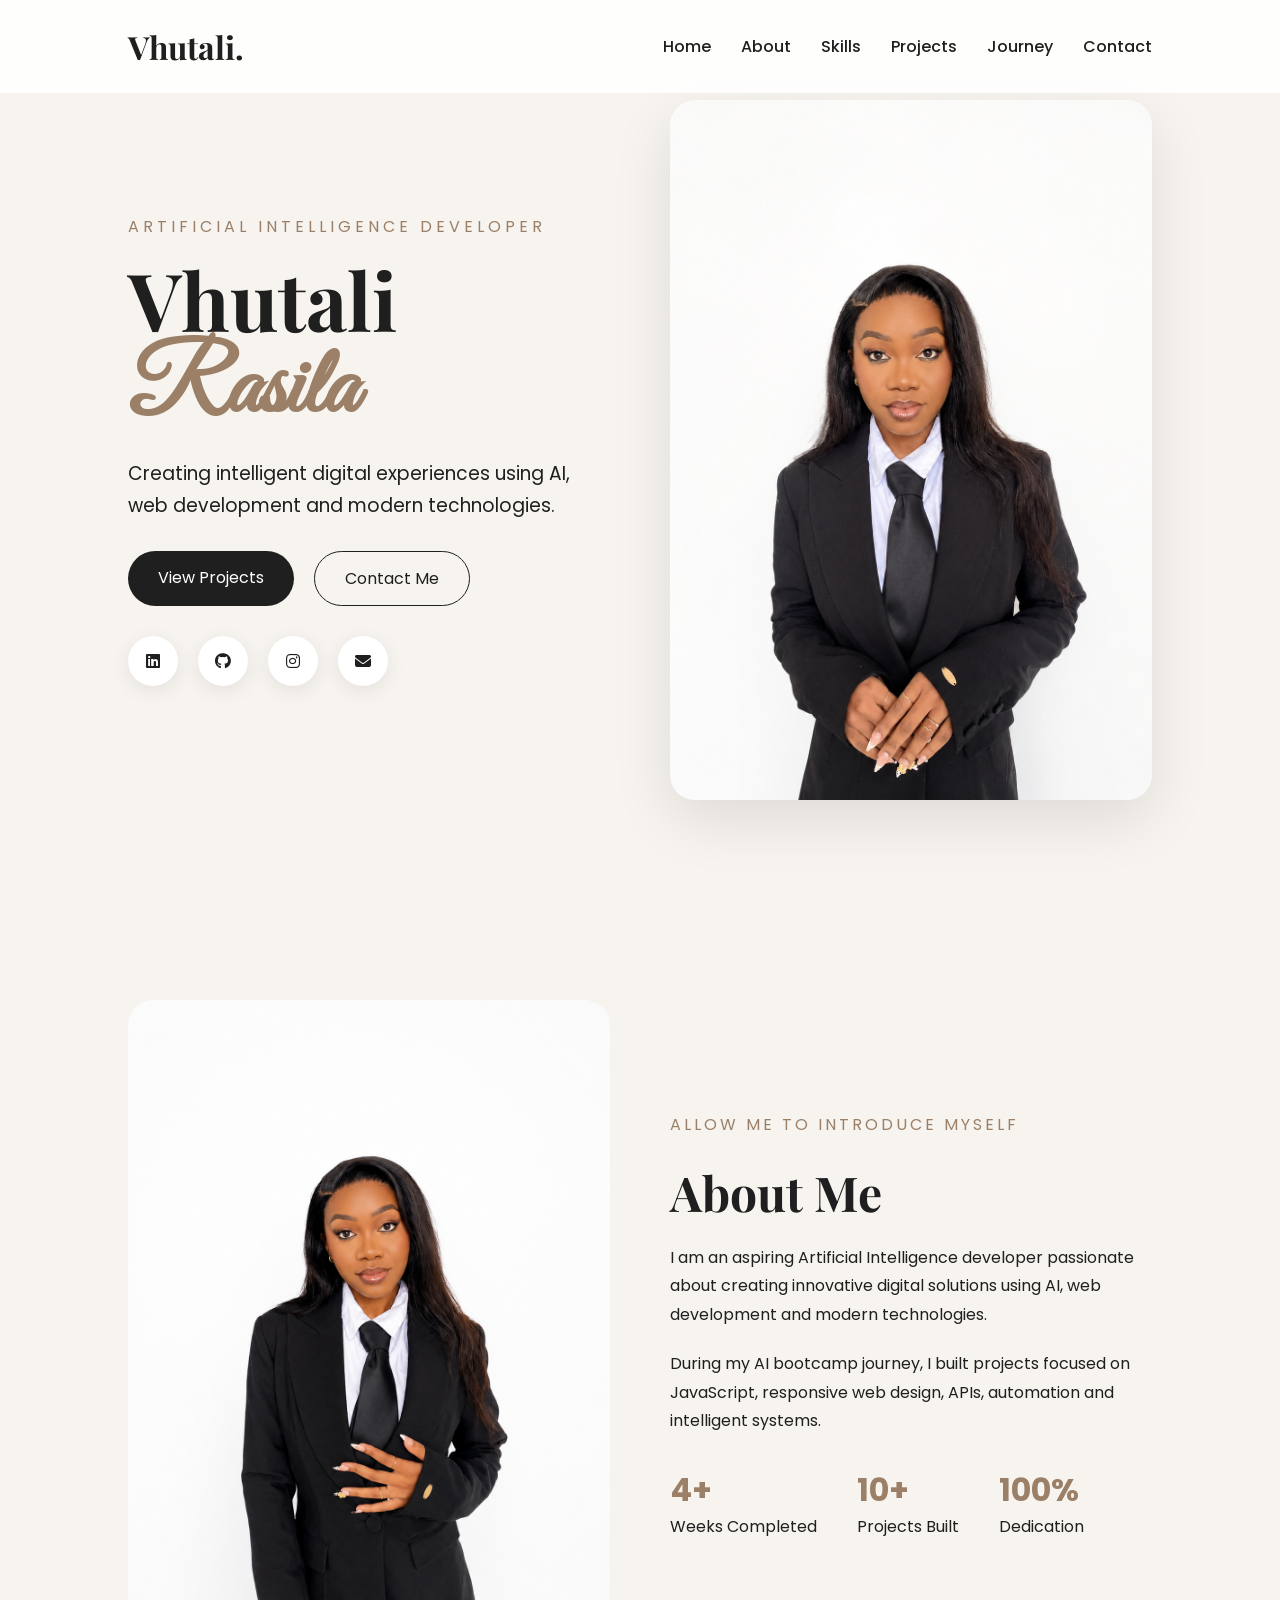
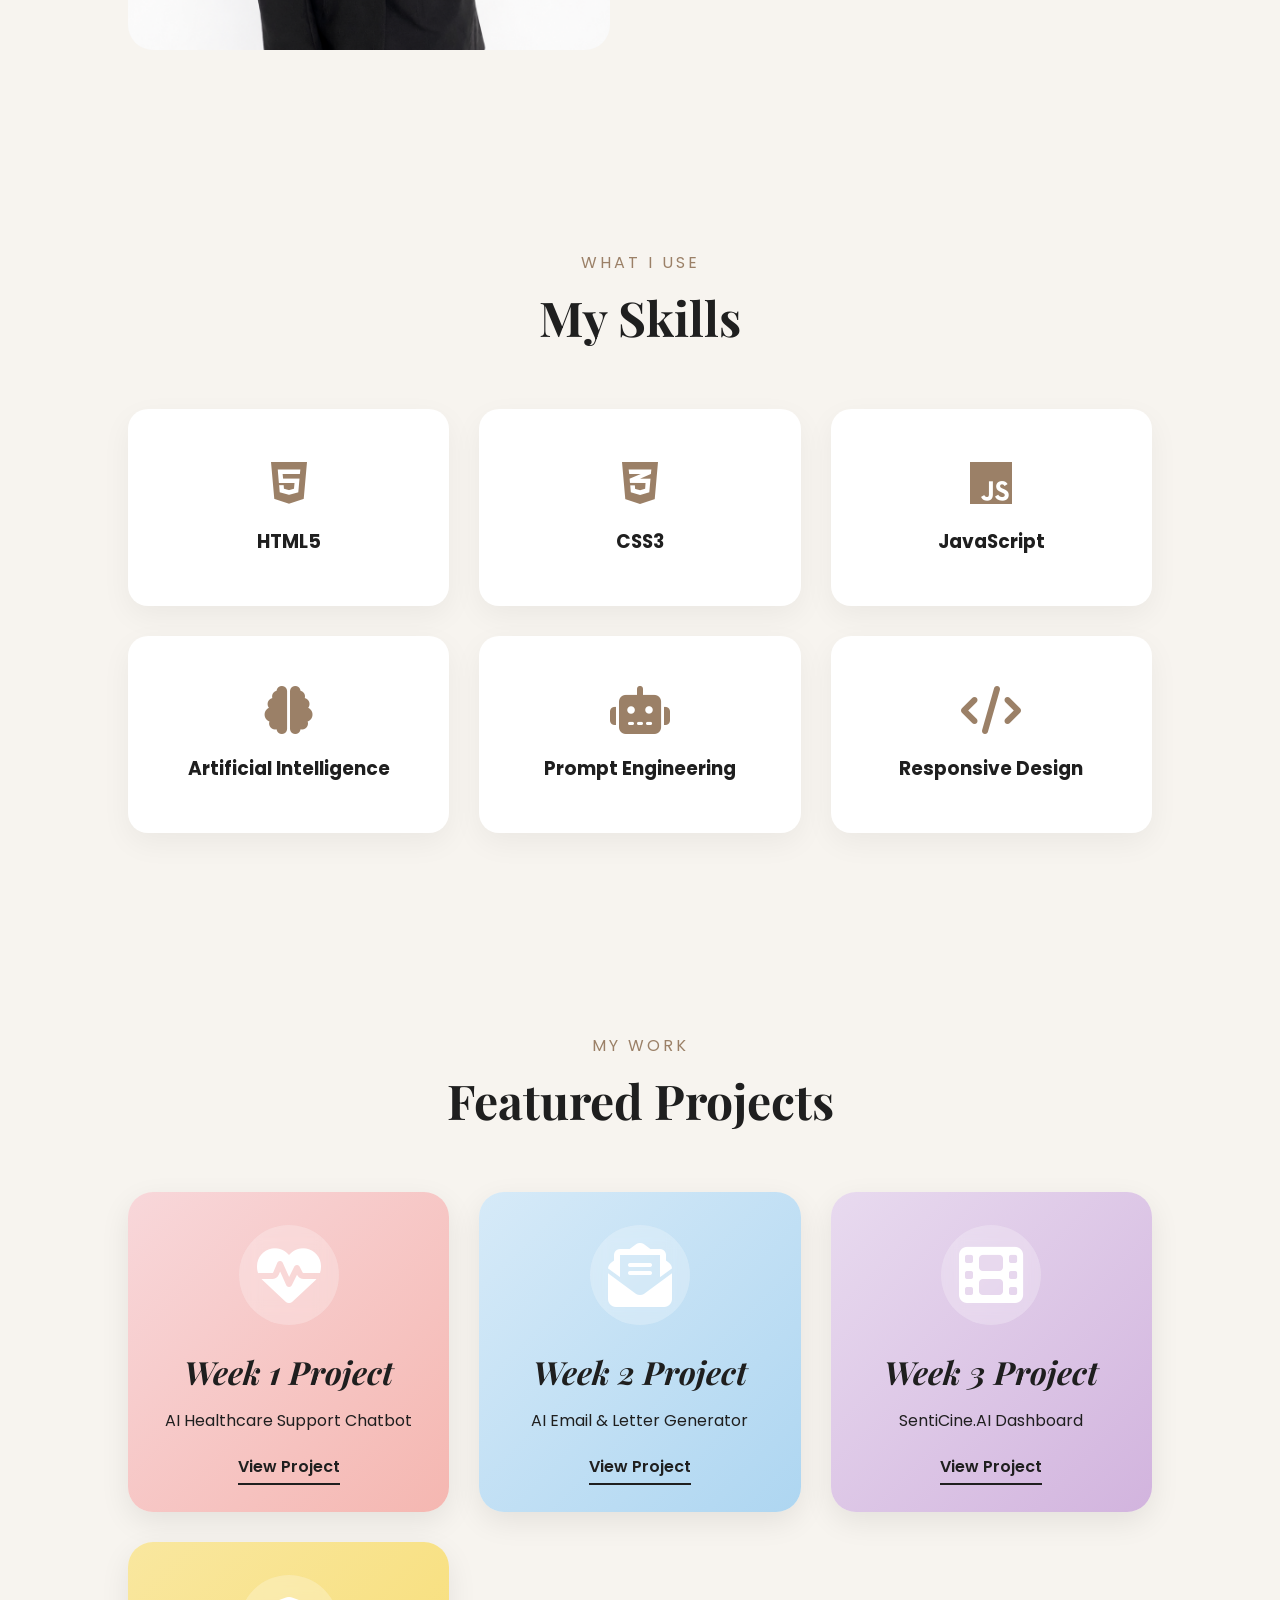
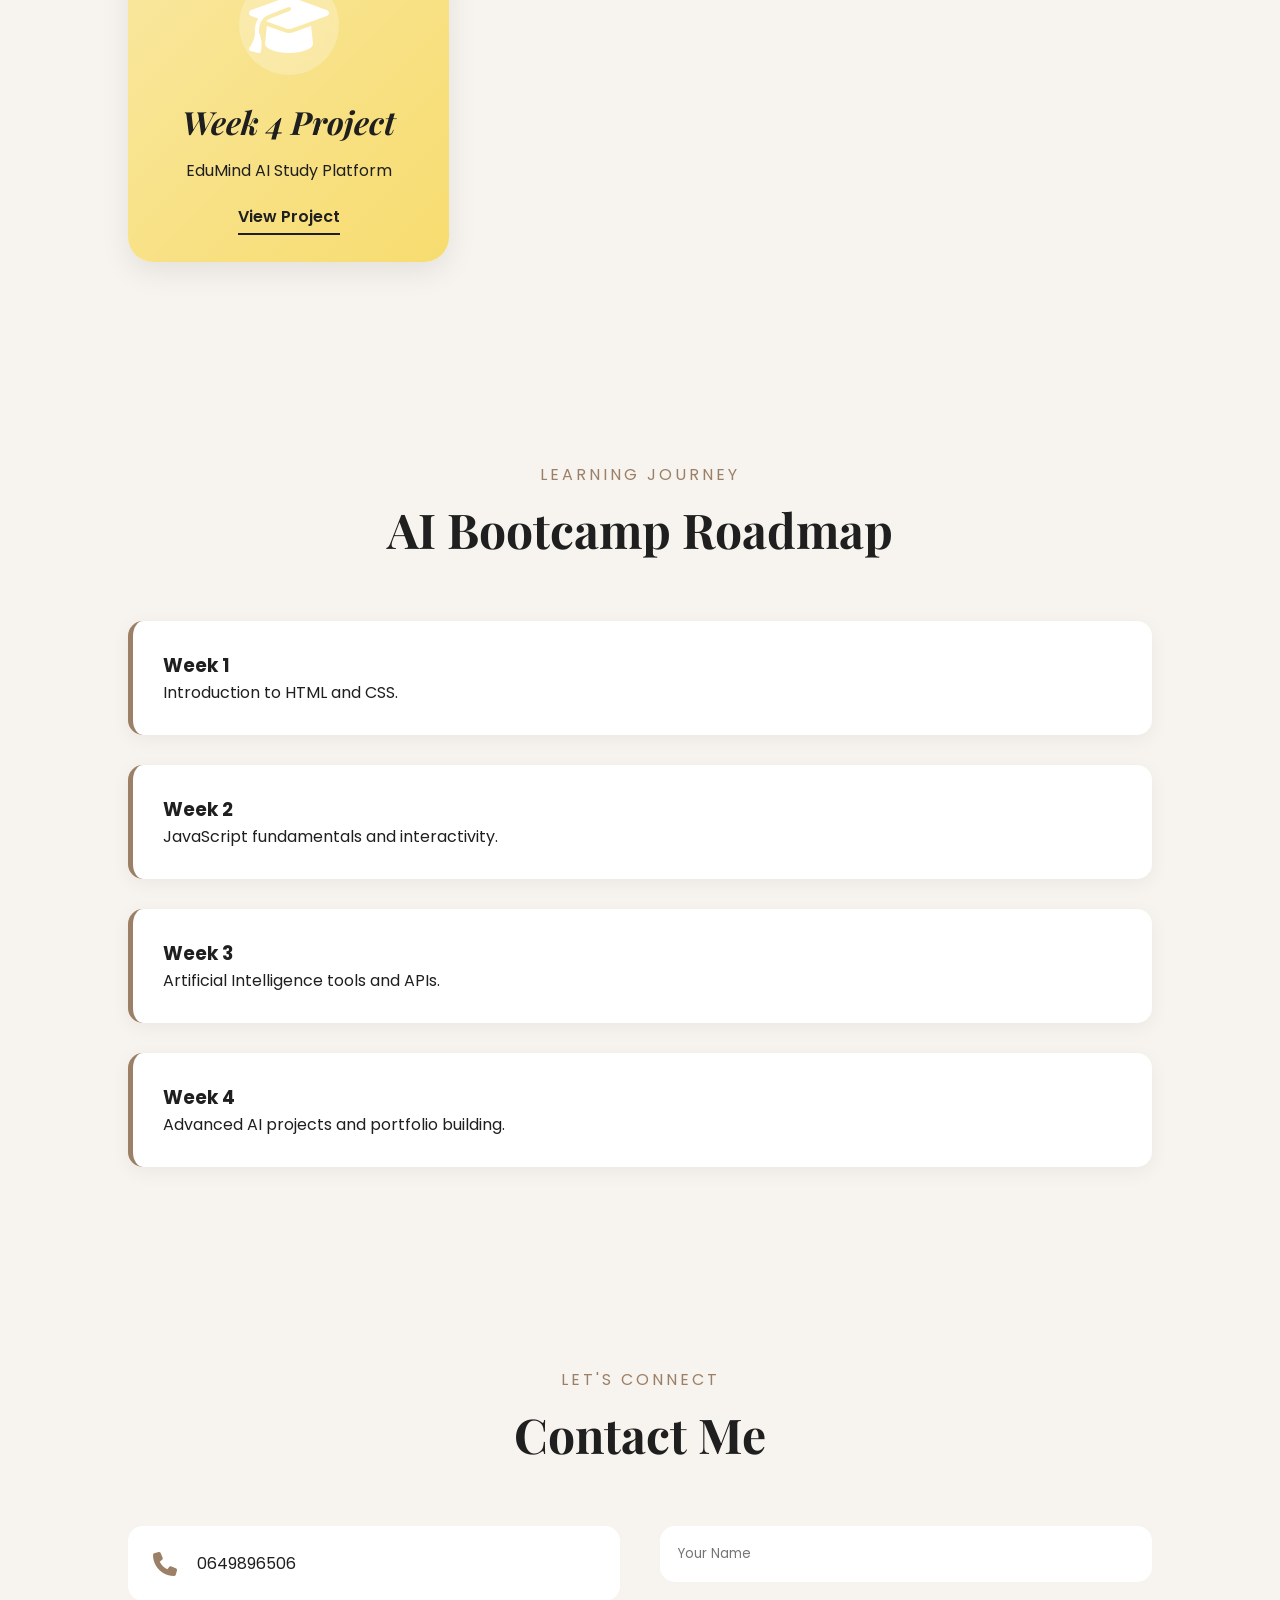
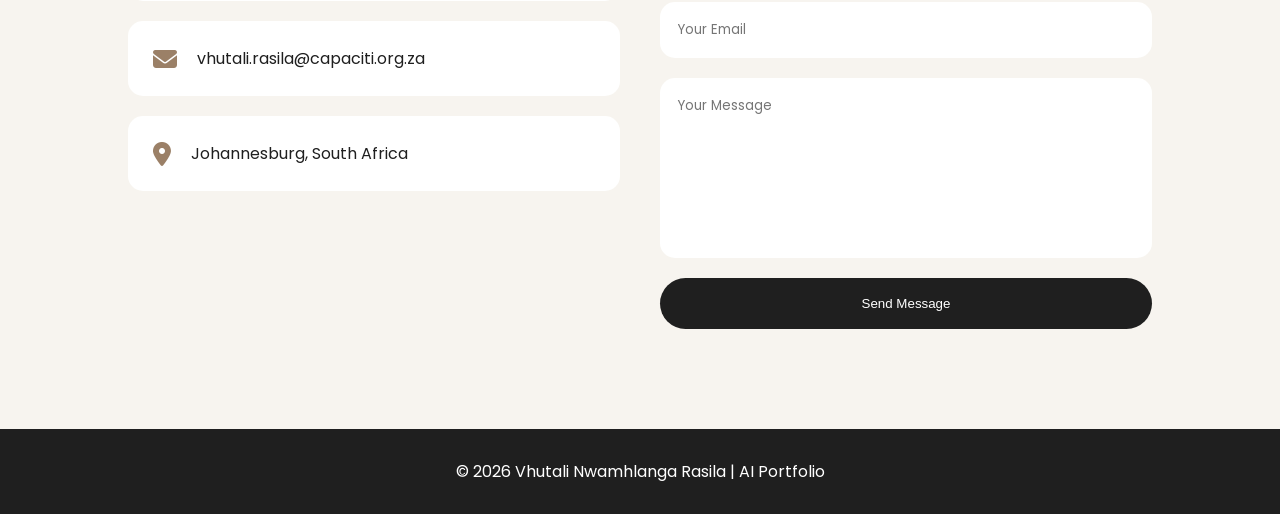
<file: index.html>
<!DOCTYPE html>
<html lang="en">
<head>
    <meta charset="UTF-8" />
    <meta name="viewport" content="width=device-width, initial-scale=1.0" />

    <title>Vhutali Rasila | AI Portfolio</title>

    <!-- GOOGLE FONTS -->
    <link rel="preconnect" href="https://fonts.googleapis.com">
    <link rel="preconnect" href="https://fonts.gstatic.com" crossorigin>

    <link href="https://fonts.googleapis.com/css2?family=Great+Vibes&family=Playfair+Display:wght@400;500;600;700&family=Poppins:wght@300;400;500;600;700&display=swap" rel="stylesheet">

    <!-- FONT AWESOME -->
    <link rel="stylesheet"
        href="https://cdnjs.cloudflare.com/ajax/libs/font-awesome/6.5.2/css/all.min.css">

    <link rel="stylesheet" href="style.css">
</head>

<body>

    <!-- NAVBAR -->
    <header>

        <div class="logo">Vhutali.</div>

        <nav>
            <a href="#home">Home</a>
            <a href="#about">About</a>
            <a href="#skills">Skills</a>
            <a href="#projects">Projects</a>
            <a href="#journey">Journey</a>
            <a href="#contact">Contact</a>
        </nav>

        <div class="menu-btn">
            <i class="fa-solid fa-bars"></i>
        </div>

    </header>

    <!-- HERO -->
    <section class="hero" id="home">

        <div class="hero-text">

            <p class="small-title">Artificial Intelligence Developer</p>

            <h1>
                Vhutali <br>
                <span>Rasila</span>
            </h1>

            <h3>
                Creating intelligent digital experiences using AI,
                web development and modern technologies.
            </h3>

            <div class="hero-buttons">

                <a href="#projects" class="btn">
                    View Projects
                </a>

                <a href="#contact" class="btn-outline">
                    Contact Me
                </a>

            </div>

            <div class="social-icons">

                <a href="#">
                    <i class="fab fa-linkedin"></i>
                </a>

                <a href="#">
                    <i class="fab fa-github"></i>
                </a>

                <a href="#">
                    <i class="fab fa-instagram"></i>
                </a>

                <a href="mailto:vhutali.rasila@capaciti.org.za">
                    <i class="fas fa-envelope"></i>
                </a>

            </div>

        </div>

        <div class="hero-image">
            <img src="images/profile1.jpg" alt="">
        </div>

    </section>

    <!-- ABOUT -->
    <section class="about" id="about">

        <div class="about-image">
            <img src="images/profile2.jpg" alt="">
        </div>

        <div class="about-text">

            <p class="section-subtitle">
                Allow me to introduce myself
            </p>

            <h2>About Me</h2>

            <p>
                I am an aspiring Artificial Intelligence developer
                passionate about creating innovative digital solutions
                using AI, web development and modern technologies.
            </p>

            <p>
                During my AI bootcamp journey,
                I built projects focused on JavaScript,
                responsive web design, APIs,
                automation and intelligent systems.
            </p>

            <div class="stats">

                <div>
                    <h3>4+</h3>
                    <span>Weeks Completed</span>
                </div>

                <div>
                    <h3>10+</h3>
                    <span>Projects Built</span>
                </div>

                <div>
                    <h3>100%</h3>
                    <span>Dedication</span>
                </div>

            </div>

        </div>

    </section>

    <!-- SKILLS -->
    <section class="skills" id="skills">

        <div class="section-heading">
            <p>What I Use</p>
            <h2>My Skills</h2>
        </div>

        <div class="skills-grid">

            <div class="skill-card">
                <i class="fab fa-html5"></i>
                <h3>HTML5</h3>
            </div>

            <div class="skill-card">
                <i class="fab fa-css3-alt"></i>
                <h3>CSS3</h3>
            </div>

            <div class="skill-card">
                <i class="fab fa-js"></i>
                <h3>JavaScript</h3>
            </div>

            <div class="skill-card">
                <i class="fa-solid fa-brain"></i>
                <h3>Artificial Intelligence</h3>
            </div>

            <div class="skill-card">
                <i class="fa-solid fa-robot"></i>
                <h3>Prompt Engineering</h3>
            </div>

            <div class="skill-card">
                <i class="fa-solid fa-code"></i>
                <h3>Responsive Design</h3>
            </div>

        </div>

    </section>

<!-- PROJECTS -->
<section class="projects" id="projects">

    <div class="section-heading">
        <p>My Work</p>
        <h2>Featured Projects</h2>
    </div>

    <div class="project-grid">

        <!-- WEEK 1 -->
        <div class="project-card healthcare-card">

            <div class="project-overlay">

                <i class="fa-solid fa-heart-pulse"></i>

                <h3>Week 1 Project</h3>

                <p>
                    AI Healthcare Support Chatbot
                </p>

                <a href="projects/week1.html">
                    View Project
                </a>

            </div>

        </div>

        <!-- WEEK 2 -->
        <div class="project-card email-card">

            <div class="project-overlay">

                <i class="fa-solid fa-envelope-open-text"></i>

                <h3>Week 2 Project</h3>

                <p>
                    AI Email & Letter Generator
                </p>

                <a href="projects/week2.html">
                    View Project
                </a>

            </div>

        </div>

        <!-- WEEK 3 -->
        <div class="project-card cinema-card">

            <div class="project-overlay">

                <i class="fa-solid fa-film"></i>

                <h3>Week 3 Project</h3>

                <p>
                    SentiCine.AI Dashboard
                </p>

                <a href="projects/week3.html">
                    View Project
                </a>

            </div>

        </div>

        <!-- WEEK 4 -->
        <div class="project-card study-card">

            <div class="project-overlay">

                <i class="fa-solid fa-graduation-cap"></i>

                <h3>Week 4 Project</h3>

                <p>
                    EduMind AI Study Platform
                </p>

                <a href="projects/week4.html">
                    View Project
                </a>

            </div>

        </div>

    </div>

</section>

    <!-- JOURNEY -->
    <section class="journey" id="journey">

        <div class="section-heading">
            <p>Learning Journey</p>
            <h2>AI Bootcamp Roadmap</h2>
        </div>

        <div class="timeline">

            <div class="timeline-item">
                <h3>Week 1</h3>
                <p>Introduction to HTML and CSS.</p>
            </div>

            <div class="timeline-item">
                <h3>Week 2</h3>
                <p>JavaScript fundamentals and interactivity.</p>
            </div>

            <div class="timeline-item">
                <h3>Week 3</h3>
                <p>Artificial Intelligence tools and APIs.</p>
            </div>

            <div class="timeline-item">
                <h3>Week 4</h3>
                <p>Advanced AI projects and portfolio building.</p>
            </div>

        </div>

    </section>

    <!-- CONTACT -->
    <section class="contact" id="contact">

        <div class="section-heading">
            <p>Let's Connect</p>
            <h2>Contact Me</h2>
        </div>

        <div class="contact-container">

            <div class="contact-info">

                <div class="contact-box">
                    <i class="fa-solid fa-phone"></i>
                    <p>0649896506</p>
                </div>

                <div class="contact-box">
                    <i class="fa-solid fa-envelope"></i>
                    <p>vhutali.rasila@capaciti.org.za</p>
                </div>

                <div class="contact-box">
                    <i class="fa-solid fa-location-dot"></i>
                    <p>Johannesburg, South Africa</p>
                </div>

            </div>

            <form>

                <input type="text" placeholder="Your Name">

                <input type="email" placeholder="Your Email">

                <textarea placeholder="Your Message"></textarea>

                <button type="submit">
                    Send Message
                </button>

            </form>

        </div>

    </section>

    <!-- FOOTER -->
    <footer>
        <p>
            © 2026 Vhutali Nwamhlanga Rasila |
            AI Portfolio
        </p>
    </footer>
</file>
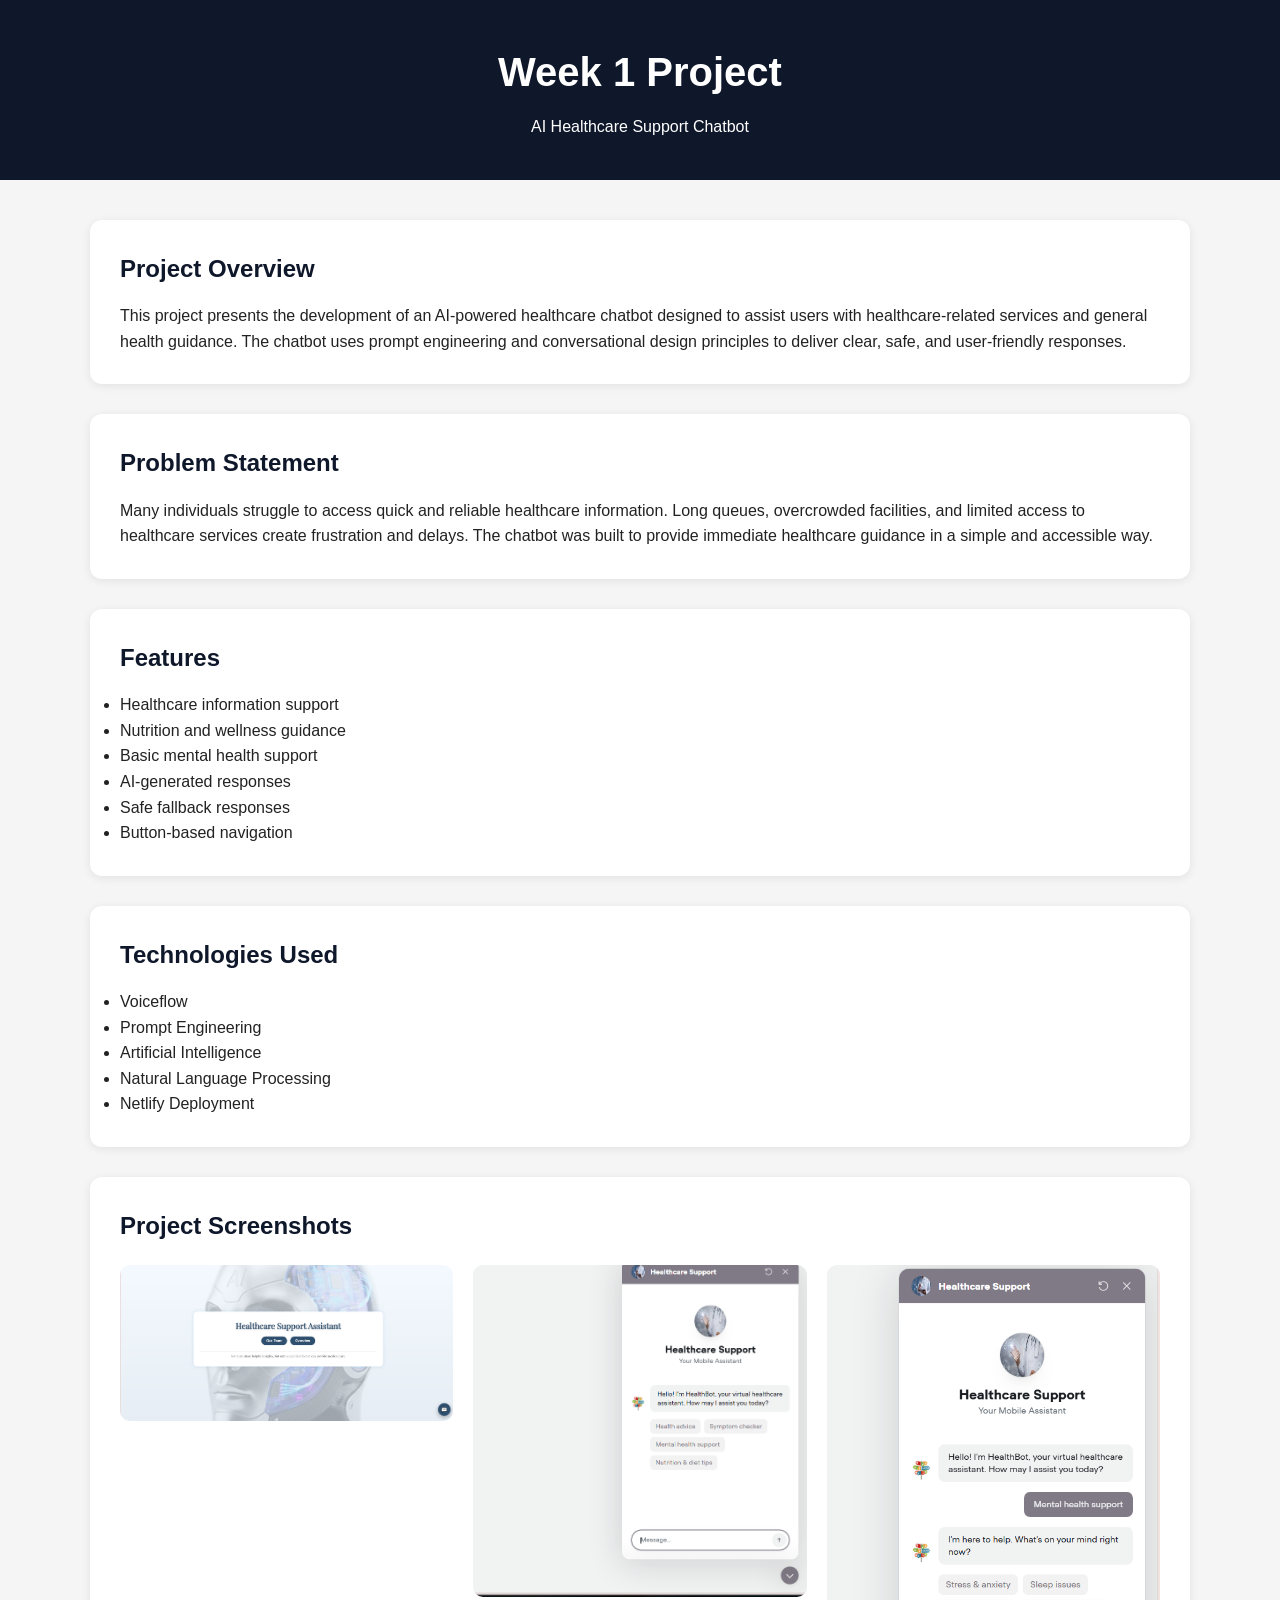
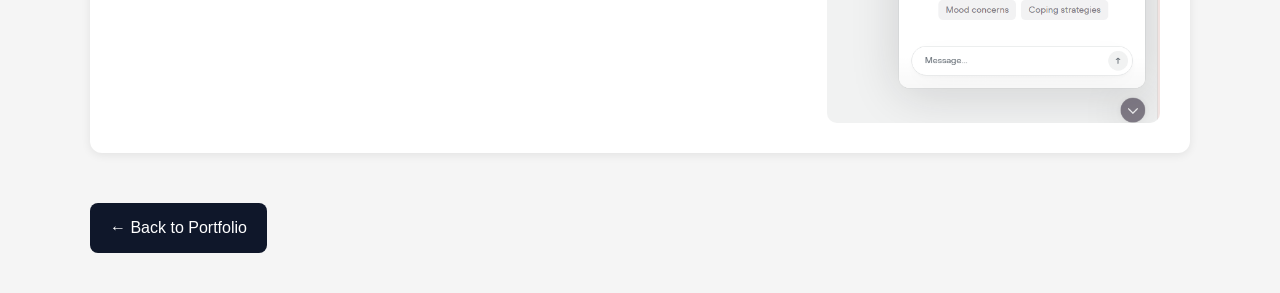
<file: projects/week1.html>
<!-- =========================
WEEK 1 PAGE (week1.html)
========================= -->

<!DOCTYPE html>
<html lang="en">
<head>
  <meta charset="UTF-8" />
  <meta name="viewport" content="width=device-width, initial-scale=1.0"/>
  <title>Week 1 - Healthcare AI Chatbot</title>

  <style>
    *{
      margin:0;
      padding:0;
      box-sizing:border-box;
      font-family:Arial, sans-serif;
    }

    body{
      background:#f5f5f5;
      color:#222;
      line-height:1.6;
    }

    header{
      background:#0f172a;
      color:white;
      padding:40px 20px;
      text-align:center;
    }

    header h1{
      font-size:40px;
      margin-bottom:10px;
    }

    .container{
      width:90%;
      max-width:1100px;
      margin:auto;
      padding:40px 0;
    }

    .section{
      background:white;
      padding:30px;
      margin-bottom:30px;
      border-radius:12px;
      box-shadow:0 2px 10px rgba(0,0,0,0.08);
    }

    .section h2{
      margin-bottom:15px;
      color:#0f172a;
    }

    .gallery{
      display:grid;
      grid-template-columns:repeat(auto-fit,minmax(250px,1fr));
      gap:20px;
      margin-top:20px;
    }

    .gallery img{
      width:100%;
      border-radius:10px;
    }

    .back-btn{
      display:inline-block;
      margin-top:20px;
      padding:12px 20px;
      background:#0f172a;
      color:white;
      text-decoration:none;
      border-radius:8px;
    }

    .back-btn:hover{
      background:#1e293b;
    }
  </style>
</head>

<body>

<header>
  <h1>Week 1 Project</h1>
  <p>AI Healthcare Support Chatbot</p>
</header>

<div class="container">

  <div class="section">
    <h2>Project Overview</h2>
    <p>
      This project presents the development of an AI-powered healthcare chatbot
      designed to assist users with healthcare-related services and general
      health guidance. The chatbot uses prompt engineering and conversational
      design principles to deliver clear, safe, and user-friendly responses.
    </p>
  </div>

  <div class="section">
    <h2>Problem Statement</h2>
    <p>
      Many individuals struggle to access quick and reliable healthcare
      information. Long queues, overcrowded facilities, and limited access to
      healthcare services create frustration and delays. The chatbot was built
      to provide immediate healthcare guidance in a simple and accessible way.
    </p>
  </div>

  <div class="section">
    <h2>Features</h2>

    <ul>
      <li>Healthcare information support</li>
      <li>Nutrition and wellness guidance</li>
      <li>Basic mental health support</li>
      <li>AI-generated responses</li>
      <li>Safe fallback responses</li>
      <li>Button-based navigation</li>
    </ul>
  </div>

  <div class="section">
    <h2>Technologies Used</h2>

    <ul>
      <li>Voiceflow</li>
      <li>Prompt Engineering</li>
      <li>Artificial Intelligence</li>
      <li>Natural Language Processing</li>
      <li>Netlify Deployment</li>
    </ul>
  </div>

  <div class="section">
    <h2>Project Screenshots</h2>

    <div class="gallery">
      <img src="../images/week1-1.png" alt="">
      <img src="../images/week1-2.png" alt="">
      <img src="../images/week1-3.png" alt="">
    </div>
  </div>

  <a href="../index.html" class="back-btn">← Back to Portfolio</a>

</div>

</body>
</html>
</file>
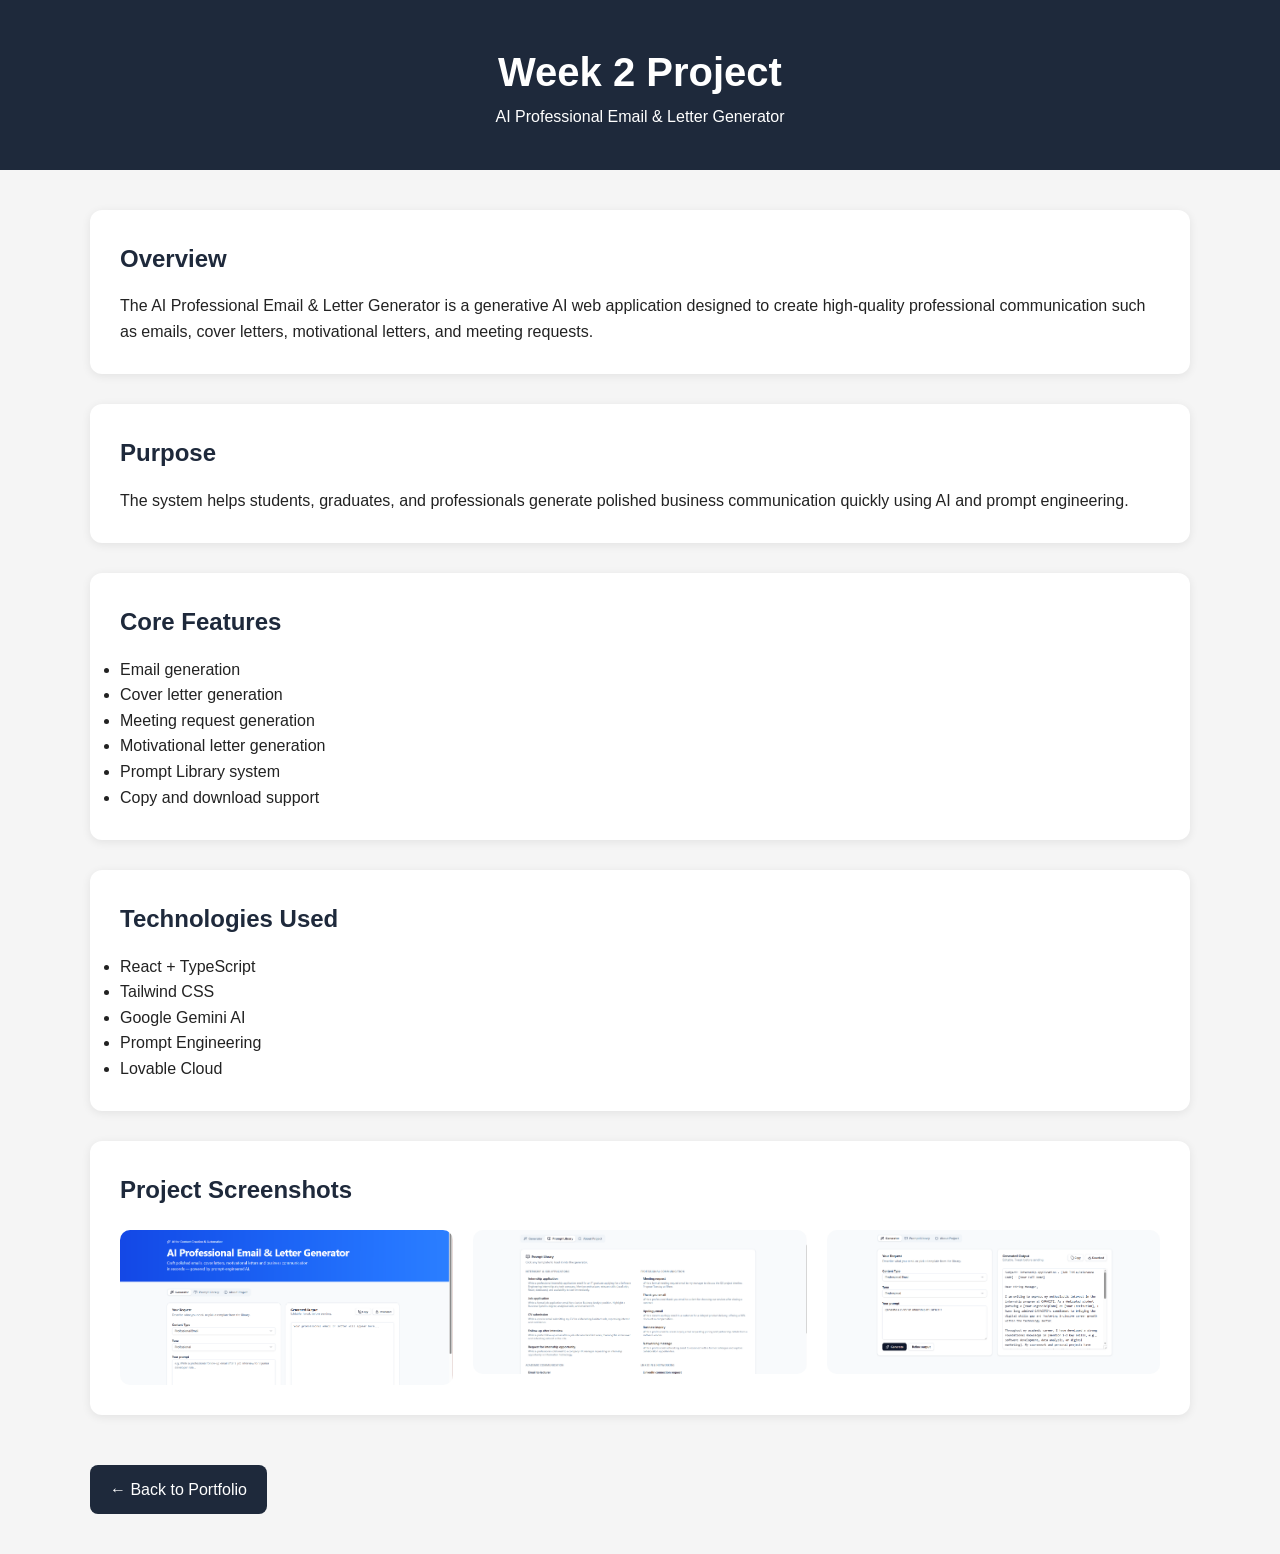
<file: projects/week2.html>
<!-- =========================
WEEK 2 PAGE (week2.html)
========================= -->

<!DOCTYPE html>
<html lang="en">
<head>
  <meta charset="UTF-8">
  <meta name="viewport" content="width=device-width, initial-scale=1.0">
  <title>Week 2 - AI Email Generator</title>

  <style>
    *{
      margin:0;
      padding:0;
      box-sizing:border-box;
      font-family:Arial, sans-serif;
    }

    body{
      background:#f5f5f5;
      color:#222;
      line-height:1.6;
    }

    header{
      background:#1e293b;
      color:white;
      padding:40px 20px;
      text-align:center;
    }

    header h1{
      font-size:40px;
    }

    .container{
      width:90%;
      max-width:1100px;
      margin:auto;
      padding:40px 0;
    }

    .section{
      background:white;
      padding:30px;
      margin-bottom:30px;
      border-radius:12px;
      box-shadow:0 2px 10px rgba(0,0,0,0.08);
    }

    .section h2{
      margin-bottom:15px;
      color:#1e293b;
    }

    .gallery{
      display:grid;
      grid-template-columns:repeat(auto-fit,minmax(250px,1fr));
      gap:20px;
      margin-top:20px;
    }

    .gallery img{
      width:100%;
      border-radius:10px;
    }

    .back-btn{
      display:inline-block;
      margin-top:20px;
      padding:12px 20px;
      background:#1e293b;
      color:white;
      text-decoration:none;
      border-radius:8px;
    }
  </style>
</head>

<body>

<header>
  <h1>Week 2 Project</h1>
  <p>AI Professional Email & Letter Generator</p>
</header>

<div class="container">

  <div class="section">
    <h2>Overview</h2>
    <p>
      The AI Professional Email & Letter Generator is a generative AI web
      application designed to create high-quality professional communication
      such as emails, cover letters, motivational letters, and meeting requests.
    </p>
  </div>

  <div class="section">
    <h2>Purpose</h2>
    <p>
      The system helps students, graduates, and professionals generate polished
      business communication quickly using AI and prompt engineering.
    </p>
  </div>

  <div class="section">
    <h2>Core Features</h2>

    <ul>
      <li>Email generation</li>
      <li>Cover letter generation</li>
      <li>Meeting request generation</li>
      <li>Motivational letter generation</li>
      <li>Prompt Library system</li>
      <li>Copy and download support</li>
    </ul>
  </div>

  <div class="section">
    <h2>Technologies Used</h2>

    <ul>
      <li>React + TypeScript</li>
      <li>Tailwind CSS</li>
      <li>Google Gemini AI</li>
      <li>Prompt Engineering</li>
      <li>Lovable Cloud</li>
    </ul>
  </div>

  <div class="section">
    <h2>Project Screenshots</h2>

    <div class="gallery">
      <img src="../images/week2-1.png" alt="">
      <img src="../images/week2-2.png" alt="">
      <img src="../images/week2-3.png" alt="">
    </div>
  </div>

  <a href="../index.html" class="back-btn">← Back to Portfolio</a>

</div>

</body>
</html>
</file>
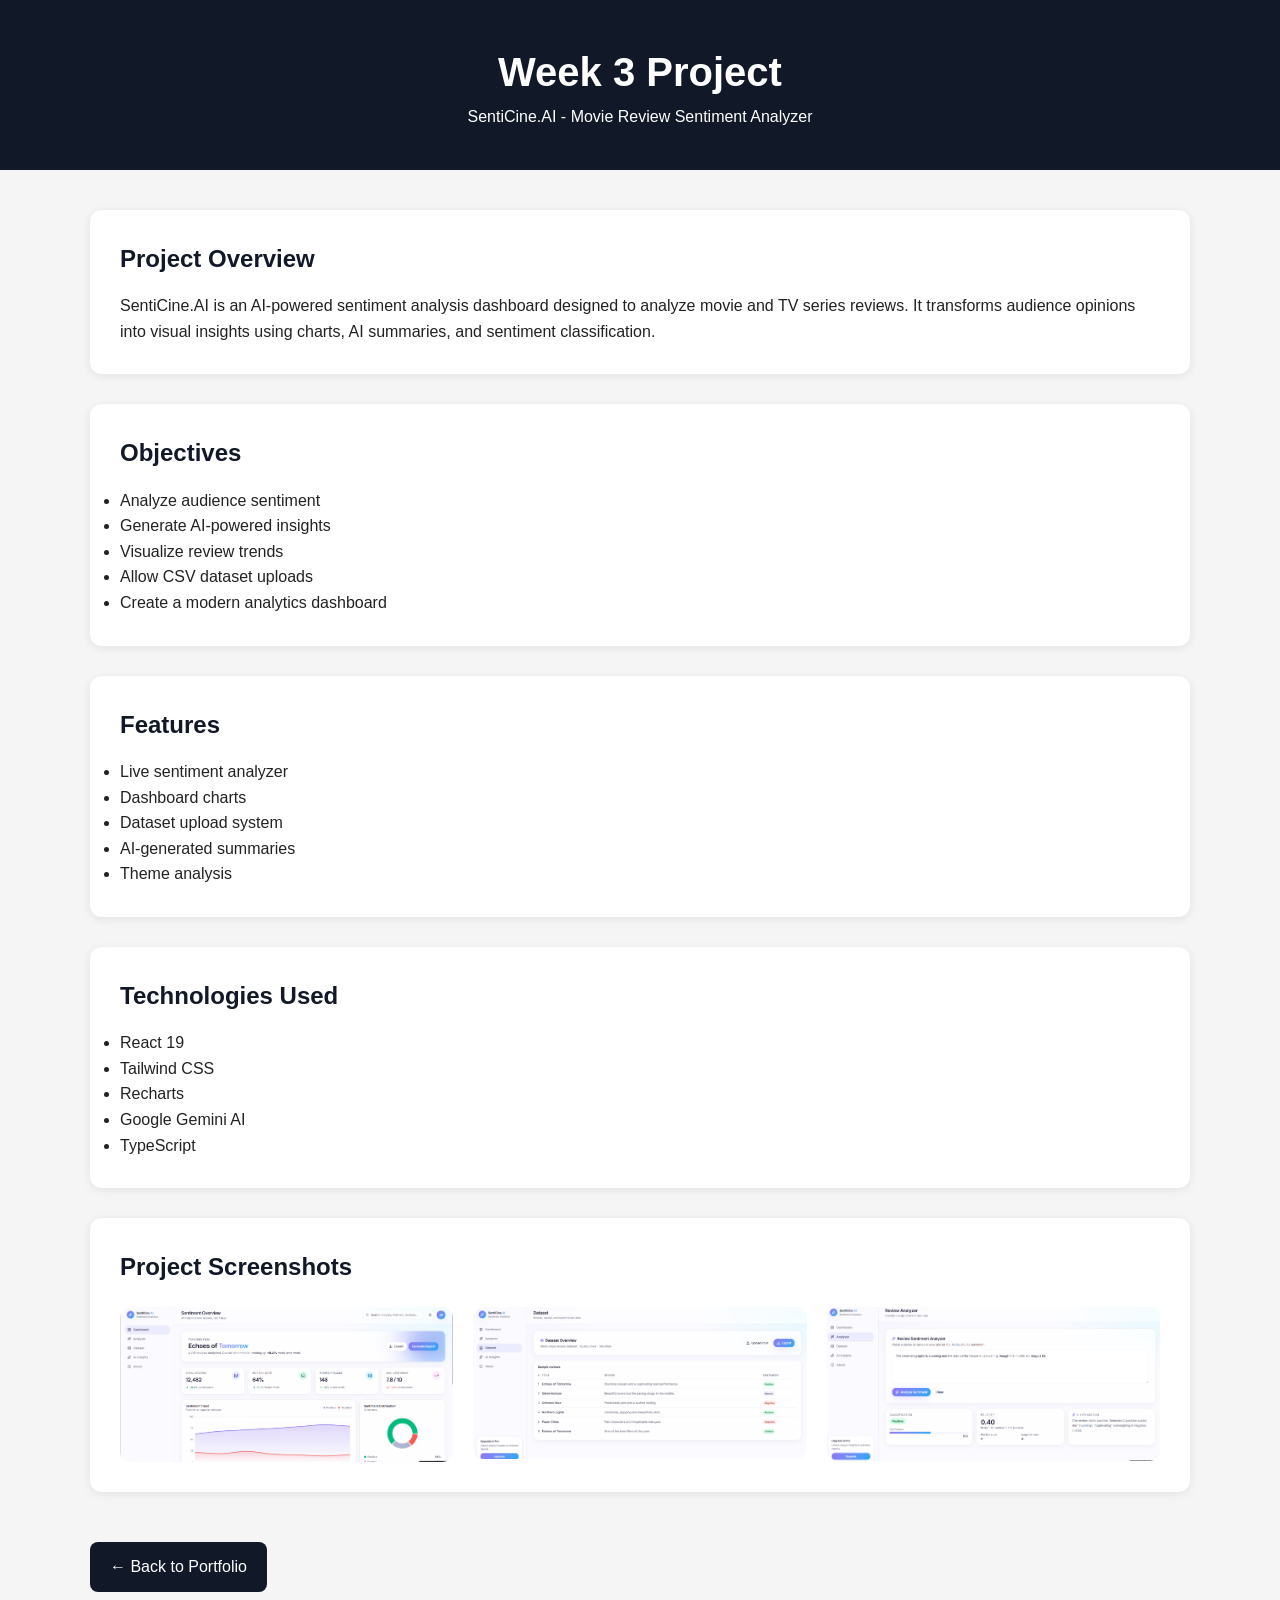
<file: projects/week3.html>
<!-- =========================
WEEK 3 PAGE (l)
========================= -->

<!DOCTYPE html>
<html lang="en">
<head>
  <meta charset="UTF-8">
  <meta name="viewport" content="width=device-width, initial-scale=1.0">
  <title>Week 3 - SentiCine AI</title>

  <style>
    *{
      margin:0;
      padding:0;
      box-sizing:border-box;
      font-family:Arial, sans-serif;
    }

    body{
      background:#f5f5f5;
      color:#222;
      line-height:1.6;
    }

    header{
      background:#111827;
      color:white;
      padding:40px 20px;
      text-align:center;
    }

    header h1{
      font-size:40px;
    }

    .container{
      width:90%;
      max-width:1100px;
      margin:auto;
      padding:40px 0;
    }

    .section{
      background:white;
      padding:30px;
      margin-bottom:30px;
      border-radius:12px;
      box-shadow:0 2px 10px rgba(0,0,0,0.08);
    }

    .section h2{
      margin-bottom:15px;
      color:#111827;
    }

    .gallery{
      display:grid;
      grid-template-columns:repeat(auto-fit,minmax(250px,1fr));
      gap:20px;
      margin-top:20px;
    }

    .gallery img{
      width:100%;
      border-radius:10px;
    }

    .back-btn{
      display:inline-block;
      margin-top:20px;
      padding:12px 20px;
      background:#111827;
      color:white;
      text-decoration:none;
      border-radius:8px;
    }
  </style>
</head>

<body>

<header>
  <h1>Week 3 Project</h1>
  <p>SentiCine.AI - Movie Review Sentiment Analyzer</p>
</header>

<div class="container">

  <div class="section">
    <h2>Project Overview</h2>
    <p>
      SentiCine.AI is an AI-powered sentiment analysis dashboard designed to
      analyze movie and TV series reviews. It transforms audience opinions into
      visual insights using charts, AI summaries, and sentiment classification.
    </p>
  </div>

  <div class="section">
    <h2>Objectives</h2>

    <ul>
      <li>Analyze audience sentiment</li>
      <li>Generate AI-powered insights</li>
      <li>Visualize review trends</li>
      <li>Allow CSV dataset uploads</li>
      <li>Create a modern analytics dashboard</li>
    </ul>
  </div>

  <div class="section">
    <h2>Features</h2>

    <ul>
      <li>Live sentiment analyzer</li>
      <li>Dashboard charts</li>
      <li>Dataset upload system</li>
      <li>AI-generated summaries</li>
      <li>Theme analysis</li>
    </ul>
  </div>

  <div class="section">
    <h2>Technologies Used</h2>

    <ul>
      <li>React 19</li>
      <li>Tailwind CSS</li>
      <li>Recharts</li>
      <li>Google Gemini AI</li>
      <li>TypeScript</li>
    </ul>
  </div>

  <div class="section">
    <h2>Project Screenshots</h2>

    <div class="gallery">
      <img src="../images/week3-1.png" alt="">
      <img src="../images/week3-2.png" alt="">
      <img src="../images/week3-3.png" alt="">
    </div>
  </div>

  <a href="../index.html" class="back-btn">← Back to Portfolio</a>

</div>

</body>
</html>
</file>
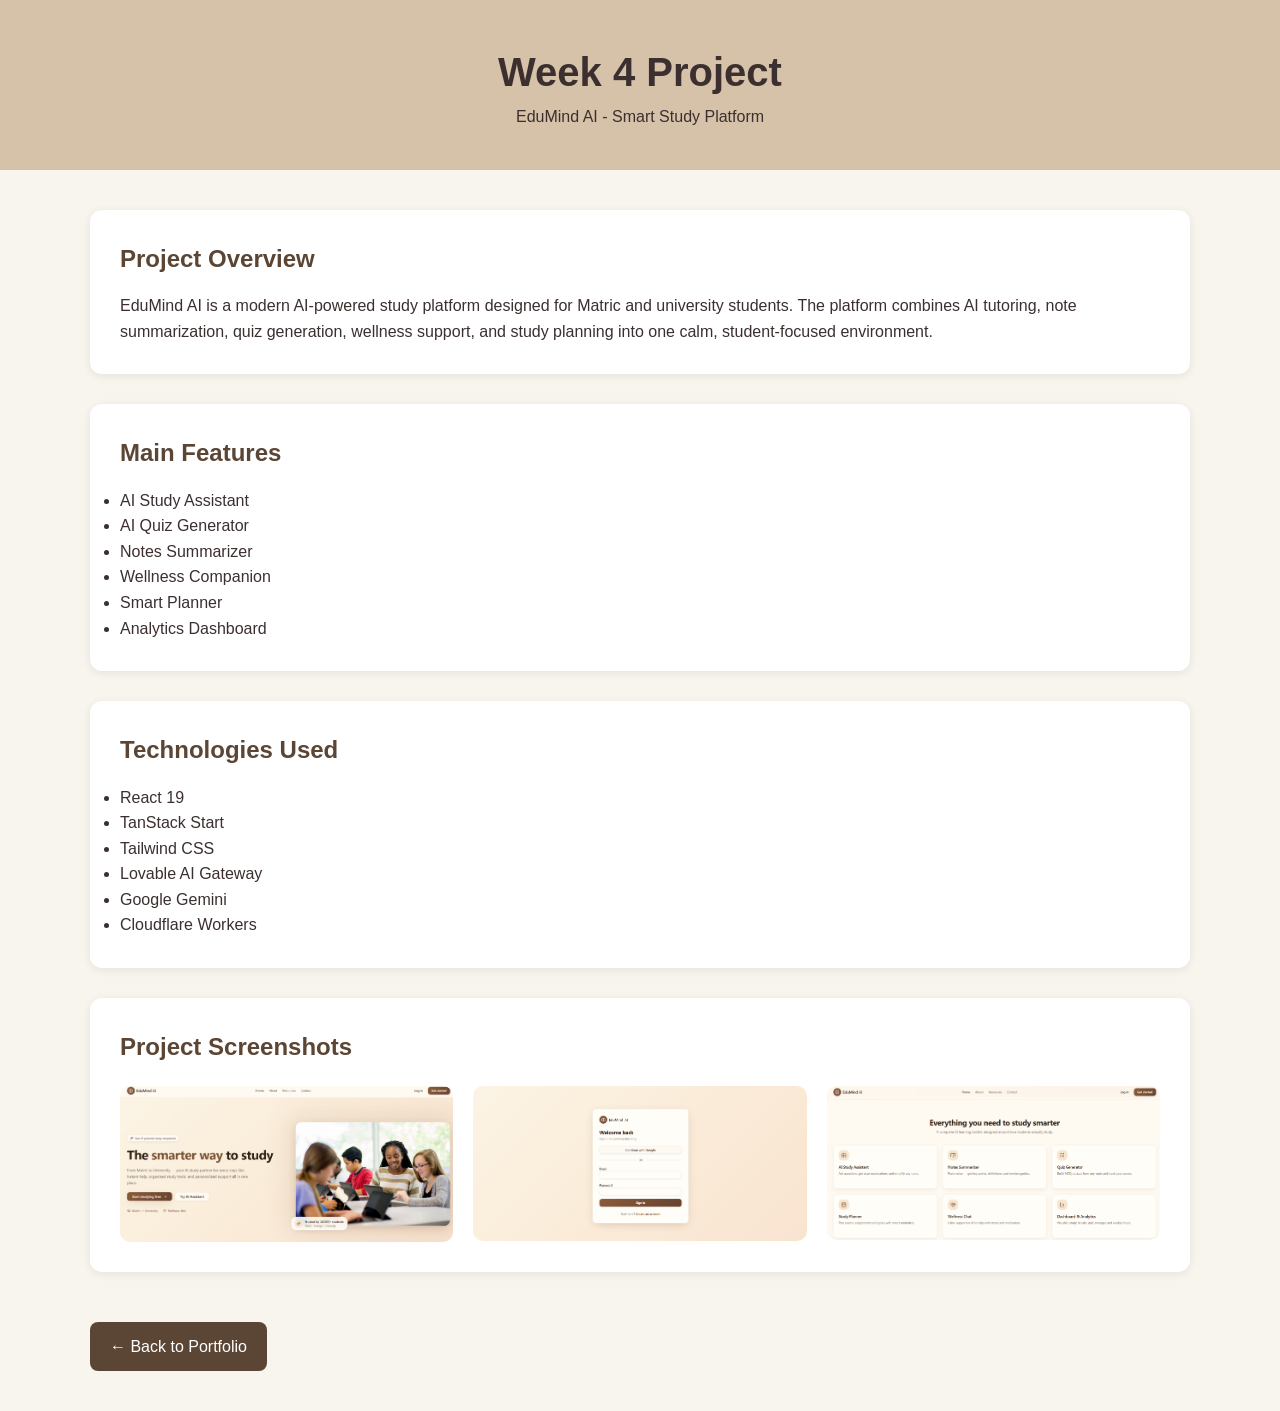
<file: projects/week4.html>
<!-- =========================
WEEK 4 PAGE (week4.html)
========================= -->

<!DOCTYPE html>
<html lang="en">
<head>
  <meta charset="UTF-8">
  <meta name="viewport" content="width=device-width, initial-scale=1.0">
  <title>Week 4 - EduMind AI</title>

  <style>
    *{
      margin:0;
      padding:0;
      box-sizing:border-box;
      font-family:Arial, sans-serif;
    }

    body{
      background:#f8f5ef;
      color:#3b2f2f;
      line-height:1.6;
    }

    header{
      background:#d6c2a8;
      color:#3b2f2f;
      padding:40px 20px;
      text-align:center;
    }

    header h1{
      font-size:40px;
    }

    .container{
      width:90%;
      max-width:1100px;
      margin:auto;
      padding:40px 0;
    }

    .section{
      background:white;
      padding:30px;
      margin-bottom:30px;
      border-radius:12px;
      box-shadow:0 2px 10px rgba(0,0,0,0.08);
    }

    .section h2{
      margin-bottom:15px;
      color:#5b4636;
    }

    .gallery{
      display:grid;
      grid-template-columns:repeat(auto-fit,minmax(250px,1fr));
      gap:20px;
      margin-top:20px;
    }

    .gallery img{
      width:100%;
      border-radius:10px;
    }

    .back-btn{
      display:inline-block;
      margin-top:20px;
      padding:12px 20px;
      background:#5b4636;
      color:white;
      text-decoration:none;
      border-radius:8px;
    }
  </style>
</head>

<body>

<header>
  <h1>Week 4 Project</h1>
  <p>EduMind AI - Smart Study Platform</p>
</header>

<div class="container">

  <div class="section">
    <h2>Project Overview</h2>
    <p>
      EduMind AI is a modern AI-powered study platform designed for Matric and
      university students. The platform combines AI tutoring, note summarization,
      quiz generation, wellness support, and study planning into one calm,
      student-focused environment.
    </p>
  </div>

  <div class="section">
    <h2>Main Features</h2>

    <ul>
      <li>AI Study Assistant</li>
      <li>AI Quiz Generator</li>
      <li>Notes Summarizer</li>
      <li>Wellness Companion</li>
      <li>Smart Planner</li>
      <li>Analytics Dashboard</li>
    </ul>
  </div>

  <div class="section">
    <h2>Technologies Used</h2>

    <ul>
      <li>React 19</li>
      <li>TanStack Start</li>
      <li>Tailwind CSS</li>
      <li>Lovable AI Gateway</li>
      <li>Google Gemini</li>
      <li>Cloudflare Workers</li>
    </ul>
  </div>

  <div class="section">
    <h2>Project Screenshots</h2>

    <div class="gallery">
      <img src="../images/week4-1.png" alt="">
      <img src="../images/week4-2.png" alt="">
      <img src="../images/week4-3.png" alt="">
    </div>
  </div>

  <a href="../index.html" class="back-btn">← Back to Portfolio</a>

</div>

</body>
</html>
</file>
<file: style.css>
*{
    margin:0;
    padding:0;
    box-sizing:border-box;
    scroll-behavior:smooth;
}

body{
    font-family:'Poppins', sans-serif;
    background:#f7f4ef;
    color:#1f1f1f;
    overflow-x:hidden;
}

img{
    width:100%;
    display:block;
}

section{
    padding:100px 10%;
}

header{
    position:fixed;
    top:0;
    left:0;
    width:100%;
    padding:25px 10%;
    background:rgba(255,255,255,0.85);
    backdrop-filter:blur(10px);
    display:flex;
    justify-content:space-between;
    align-items:center;
    z-index:1000;
}

.logo{
    font-size:2rem;
    font-weight:700;
    font-family:'Playfair Display', serif;
}

nav{
    display:flex;
    gap:30px;
}

nav a{
    text-decoration:none;
    color:#1f1f1f;
    font-weight:500;
    transition:0.3s;
}

nav a:hover{
    color:#9b8067;
}

.menu-btn{
    display:none;
}

.hero{
    min-height:100vh;
    display:grid;
    grid-template-columns:1fr 1fr;
    align-items:center;
    gap:60px;
}

.small-title{
    letter-spacing:4px;
    text-transform:uppercase;
    color:#9b8067;
    margin-bottom:20px;
}

.hero h1{
    font-size:5rem;
    line-height:1;
    font-family:'Playfair Display', serif;
    margin-bottom:20px;
}

.hero h1 span{
    font-family:'Great Vibes', cursive;
    color:#9b8067;
    font-size:6rem;
}

.hero h3{
    font-weight:400;
    margin-bottom:30px;
    max-width:500px;
    line-height:1.7;
}

.hero-buttons{
    display:flex;
    gap:20px;
    margin-bottom:30px;
}

.btn,
.btn-outline{
    padding:14px 30px;
    border-radius:50px;
    text-decoration:none;
    transition:0.3s;
}

.btn{
    background:#1f1f1f;
    color:white;
}

.btn:hover{
    background:#9b8067;
}

.btn-outline{
    border:1px solid #1f1f1f;
    color:#1f1f1f;
}

.btn-outline:hover{
    background:#1f1f1f;
    color:white;
}

.hero-image img{
    border-radius:25px;
    height:700px;
    object-fit:cover;
    box-shadow:0 20px 60px rgba(0,0,0,0.1);
}

.social-icons{
    display:flex;
    gap:20px;
}

.social-icons a{
    width:50px;
    height:50px;
    border-radius:50%;
    background:white;
    display:flex;
    justify-content:center;
    align-items:center;
    text-decoration:none;
    color:#1f1f1f;
    box-shadow:0 5px 20px rgba(0,0,0,0.08);
    transition:0.3s;
}

.social-icons a:hover{
    transform:translateY(-5px);
    background:#9b8067;
    color:white;
}

.about{
    display:grid;
    grid-template-columns:1fr 1fr;
    gap:60px;
    align-items:center;
}

.about-image img{
    border-radius:25px;
    height:650px;
    object-fit:cover;
}

.section-subtitle{
    color:#9b8067;
    letter-spacing:3px;
    text-transform:uppercase;
    margin-bottom:15px;
}

.about h2,
.section-heading h2{
    font-size:3rem;
    font-family:'Playfair Display', serif;
    margin-bottom:20px;
}

.about p{
    line-height:1.8;
    margin-bottom:20px;
}

.stats{
    display:flex;
    gap:40px;
    margin-top:30px;
}

.stats h3{
    color:#9b8067;
    font-size:2rem;
}

.section-heading{
    text-align:center;
    margin-bottom:60px;
}

.section-heading p{
    color:#9b8067;
    text-transform:uppercase;
    letter-spacing:3px;
    margin-bottom:10px;
}

.skills-grid,
.project-grid{
    display:grid;
    grid-template-columns:repeat(auto-fit,minmax(250px,1fr));
    gap:30px;
}

.skill-card{
    background:white;
    padding:50px 30px;
    border-radius:20px;
    text-align:center;
    transition:0.4s;
    box-shadow:0 10px 30px rgba(0,0,0,0.05);
}

.skill-card:hover{
    transform:translateY(-10px);
}

.skill-card i{
    font-size:3rem;
    margin-bottom:20px;
    color:#9b8067;
}

.project-card{
    height:320px;
    border-radius:25px;
    position:relative;
    overflow:hidden;
    transition:0.4s;
    display:flex;
    justify-content:center;
    align-items:center;
    text-align:center;
    padding:30px;
    box-shadow:0 10px 30px rgba(0,0,0,0.08);
}

.project-card:hover{
    transform:translateY(-10px);
}

.healthcare-card{
    background:linear-gradient(135deg,#f8d7da,#f5b7b1);
}

.email-card{
    background:linear-gradient(135deg,#d6eaf8,#aed6f1);
}

.cinema-card{
    background:linear-gradient(135deg,#e8daef,#d2b4de);
}

.study-card{
    background:linear-gradient(135deg,#f9e79f,#f7dc6f);
}

.project-overlay{
    color:#1f1f1f;
}

.project-overlay i{
    font-size:4rem;
    margin-bottom:25px;
    color:white;
    background:rgba(255,255,255,0.25);
    width:100px;
    height:100px;
    border-radius:50%;
    display:flex;
    align-items:center;
    justify-content:center;
    margin-inline:auto;
    backdrop-filter:blur(10px);
}

.project-overlay h3{
    font-size:2rem;
    font-family:'Playfair Display', serif;
    font-style:italic;
    margin-bottom:15px;
}

.project-overlay p{
    font-size:1rem;
    line-height:1.6;
    margin-bottom:20px;
}

.project-overlay a{
    text-decoration:none;
    color:#1f1f1f;
    font-weight:600;
    border-bottom:2px solid #1f1f1f;
    padding-bottom:5px;
    transition:0.3s;
}

.project-overlay a:hover{
    color:white;
    border-color:white;
}

.timeline{
    display:grid;
    gap:30px;
}

.timeline-item{
    background:white;
    padding:30px;
    border-left:5px solid #9b8067;
    border-radius:15px;
    box-shadow:0 5px 20px rgba(0,0,0,0.05);
}

.contact-container{
    display:grid;
    grid-template-columns:1fr 1fr;
    gap:40px;
}

.contact-box{
    background:white;
    padding:25px;
    border-radius:15px;
    display:flex;
    gap:20px;
    align-items:center;
    margin-bottom:20px;
}

.contact-box i{
    font-size:1.5rem;
    color:#9b8067;
}

form{
    display:flex;
    flex-direction:column;
    gap:20px;
}

input,
textarea{
    padding:18px;
    border:none;
    border-radius:15px;
    background:white;
    font-family:'Poppins';
}

textarea{
    height:180px;
    resize:none;
}

button{
    padding:18px;
    border:none;
    border-radius:50px;
    background:#1f1f1f;
    color:white;
    cursor:pointer;
    transition:0.3s;
}

button:hover{
    background:#9b8067;
}

footer{
    background:#1f1f1f;
    color:white;
    text-align:center;
    padding:30px;
}

@media(max-width:992px){

    .hero,
    .about,
    .contact-container{
        grid-template-columns:1fr;
    }

    nav{
        display:none;
    }

    .menu-btn{
        display:block;
        font-size:1.5rem;
        cursor:pointer;
    }

    .hero h1{
        font-size:3.5rem;
    }

    .hero h1 span{
        font-size:4rem;
    }
}
@media(max-width:992px){

    .hero,
    .about,
    .contact-container{
        grid-template-columns:1fr;
    }

    nav{
        display:none;
    }

    .menu-btn{
        display:block;
        font-size:1.5rem;
        cursor:pointer;
    }

    .hero h1{
        font-size:3.5rem;
    }

    .hero h1 span{
        font-size:4rem;
    }
}
</file>
